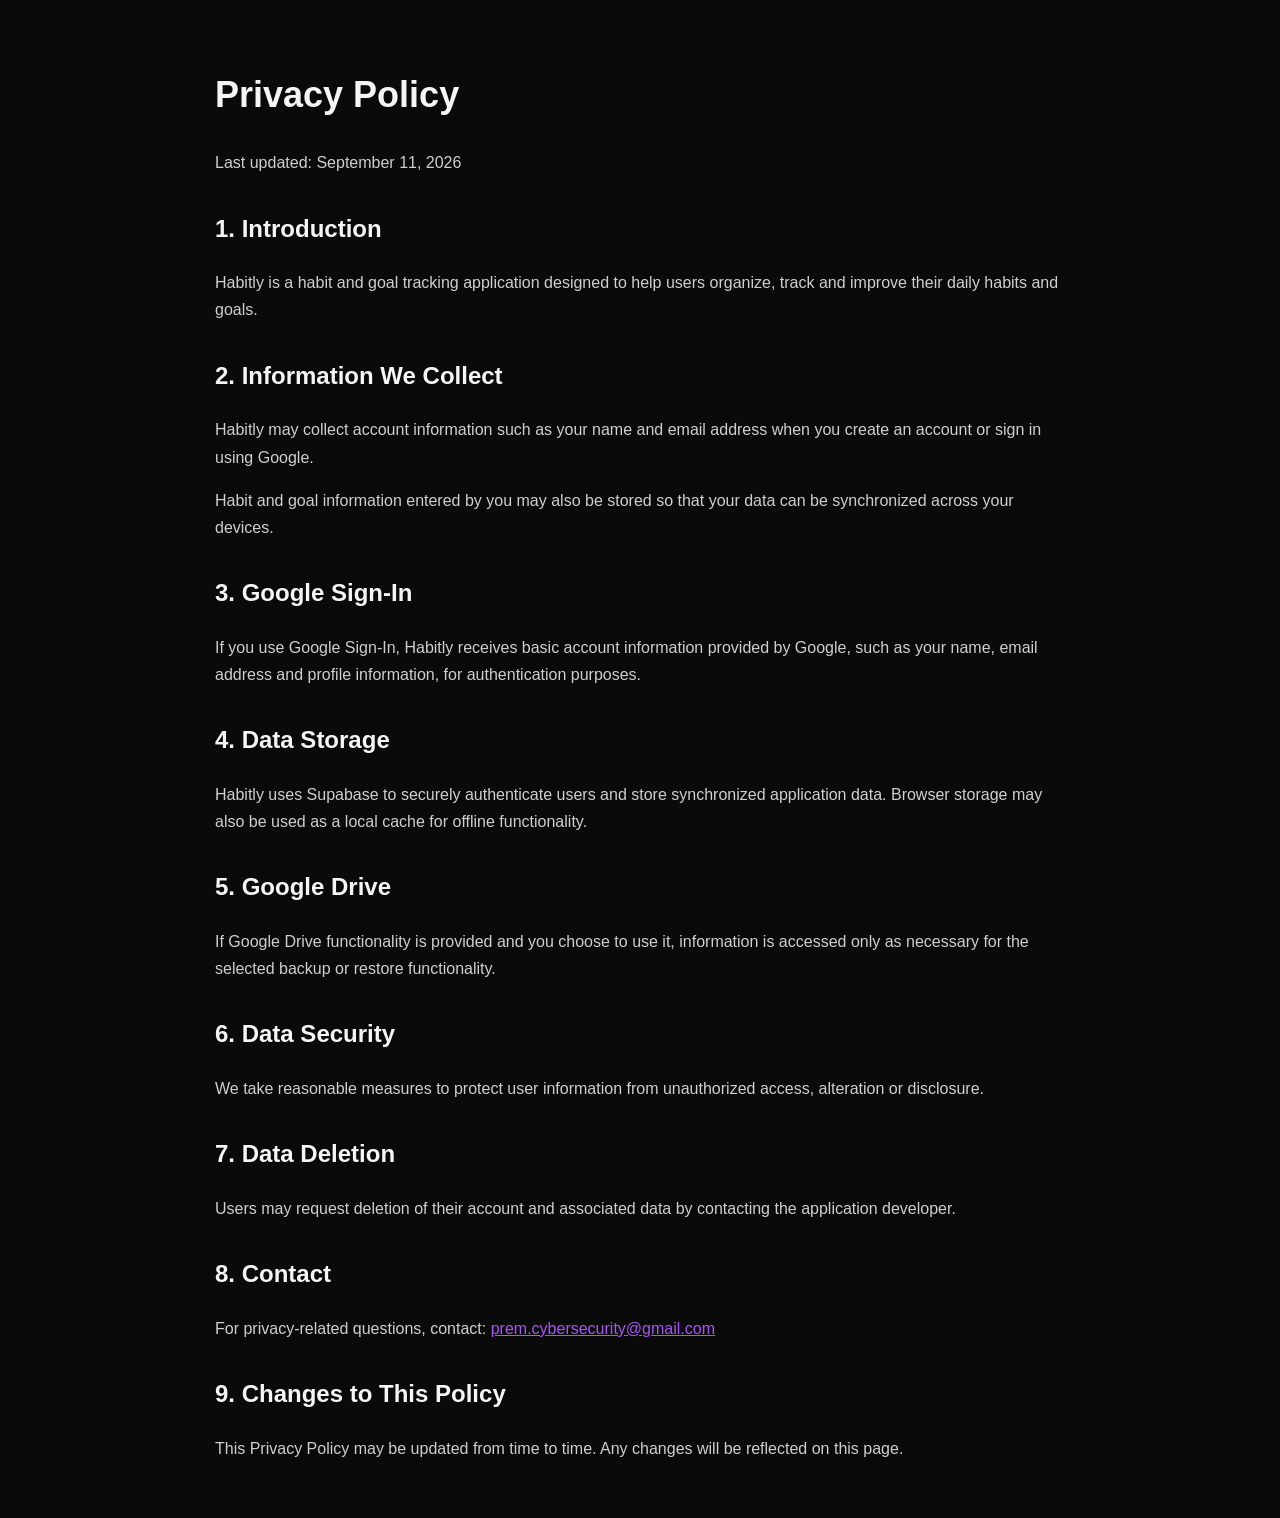
<file: privacy.html>
<!DOCTYPE html>
<html lang="en">
<head>
  <meta charset="UTF-8">
  <meta name="viewport" content="width=device-width, initial-scale=1.0">
  <title>Privacy Policy — Habitly</title>
  <style>
    body {
      margin: 0;
      padding: 40px 20px;
      background: #0a0a0a;
      color: #f5f5f5;
      font-family: Arial, sans-serif;
      line-height: 1.7;
    }
    main {
      max-width: 850px;
      margin: auto;
    }
    h1 { font-size: 36px; }
    h2 { margin-top: 32px; }
    p { color: #cfcfcf; }
    a { color: #a855f7; }
  </style>
</head>
<body>
<main>
  <h1>Privacy Policy</h1>
  <p>Last updated: September 11, 2026</p>

  <h2>1. Introduction</h2>
  <p>
    Habitly is a habit and goal tracking application designed to help users
    organize, track and improve their daily habits and goals.
  </p>

  <h2>2. Information We Collect</h2>
  <p>
    Habitly may collect account information such as your name and email address
    when you create an account or sign in using Google.
  </p>
  <p>
    Habit and goal information entered by you may also be stored so that your
    data can be synchronized across your devices.
  </p>

  <h2>3. Google Sign-In</h2>
  <p>
    If you use Google Sign-In, Habitly receives basic account information
    provided by Google, such as your name, email address and profile information,
    for authentication purposes.
  </p>

  <h2>4. Data Storage</h2>
  <p>
    Habitly uses Supabase to securely authenticate users and store synchronized
    application data. Browser storage may also be used as a local cache for
    offline functionality.
  </p>

  <h2>5. Google Drive</h2>
  <p>
    If Google Drive functionality is provided and you choose to use it,
    information is accessed only as necessary for the selected backup or
    restore functionality.
  </p>

  <h2>6. Data Security</h2>
  <p>
    We take reasonable measures to protect user information from unauthorized
    access, alteration or disclosure.
  </p>

  <h2>7. Data Deletion</h2>
  <p>
    Users may request deletion of their account and associated data by
    contacting the application developer.
  </p>

  <h2>8. Contact</h2>
  <p>
    For privacy-related questions, contact:
    <a href="mailto:prem.cybersecurity@gmail.com">
      prem.cybersecurity@gmail.com
    </a>
  </p>

  <h2>9. Changes to This Policy</h2>
  <p>
    This Privacy Policy may be updated from time to time. Any changes will be
    reflected on this page.
  </p>
</main>
</body>
</html>
</file>
